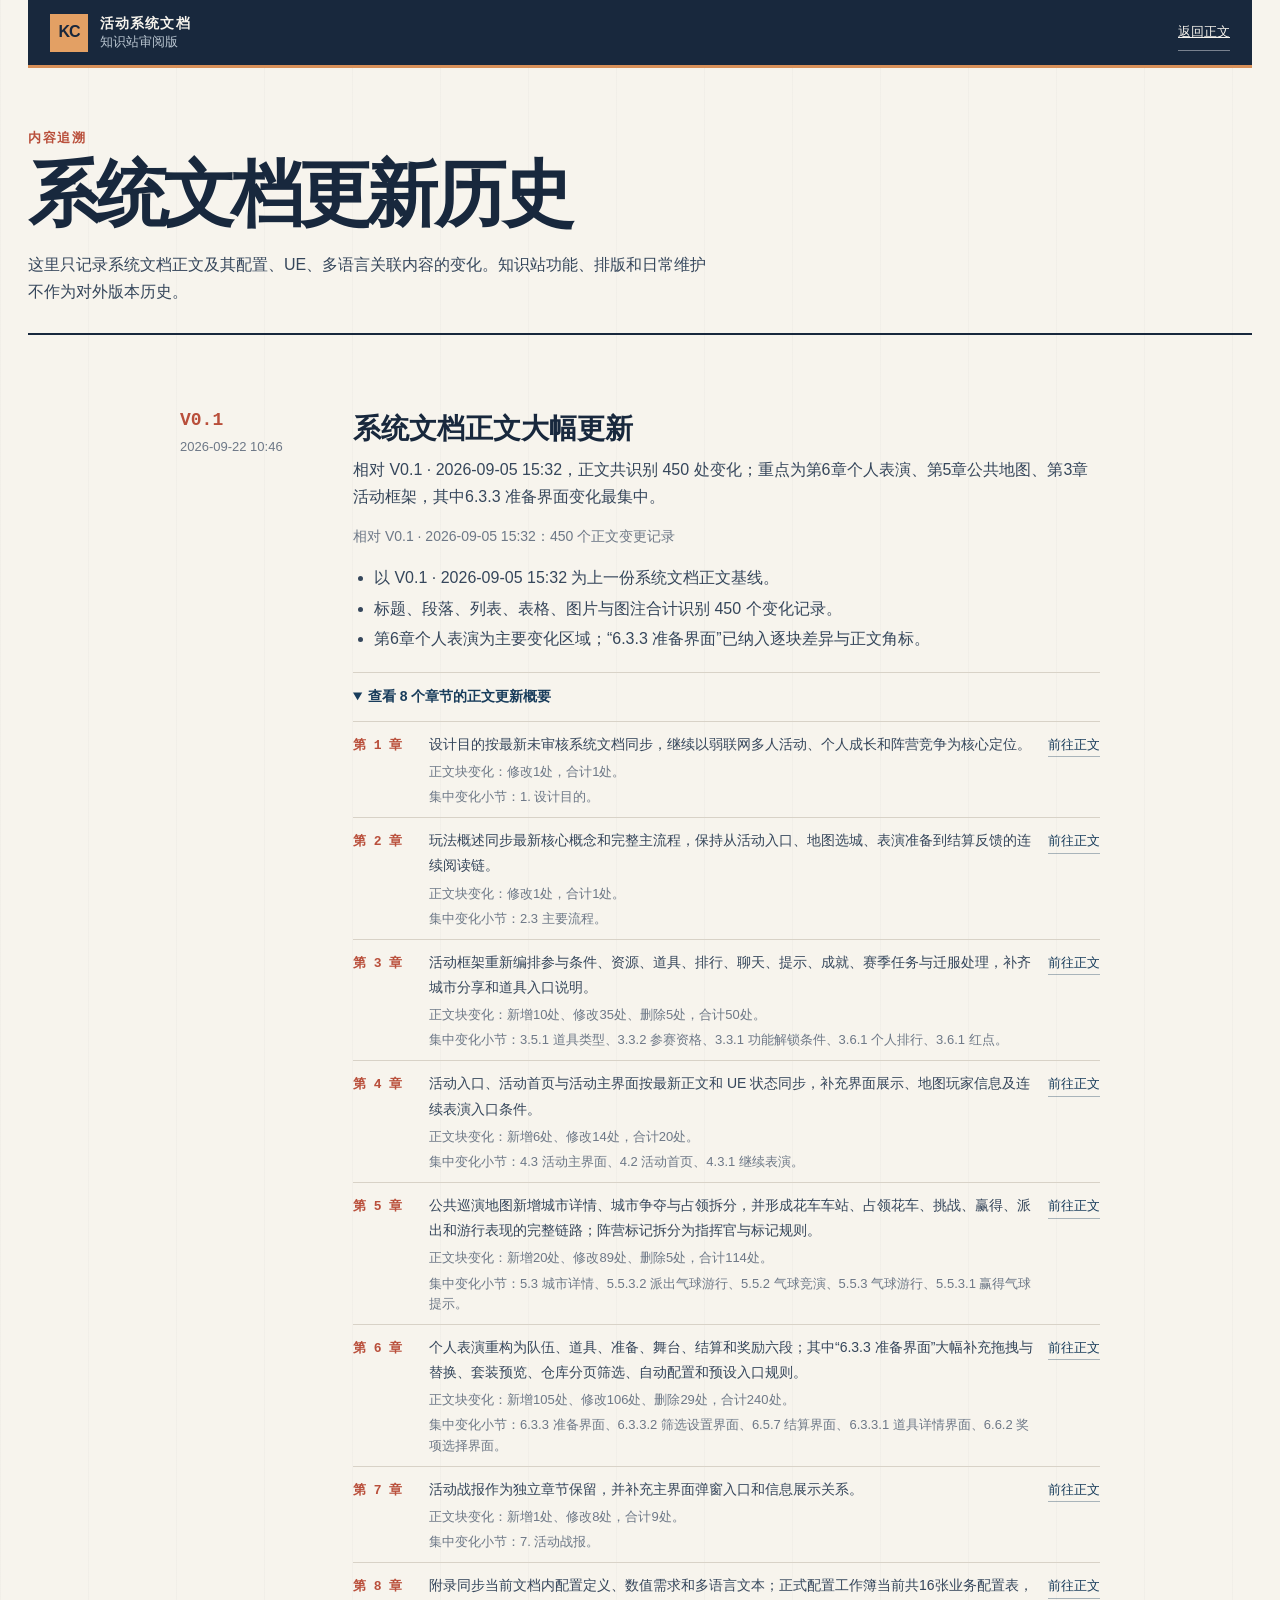
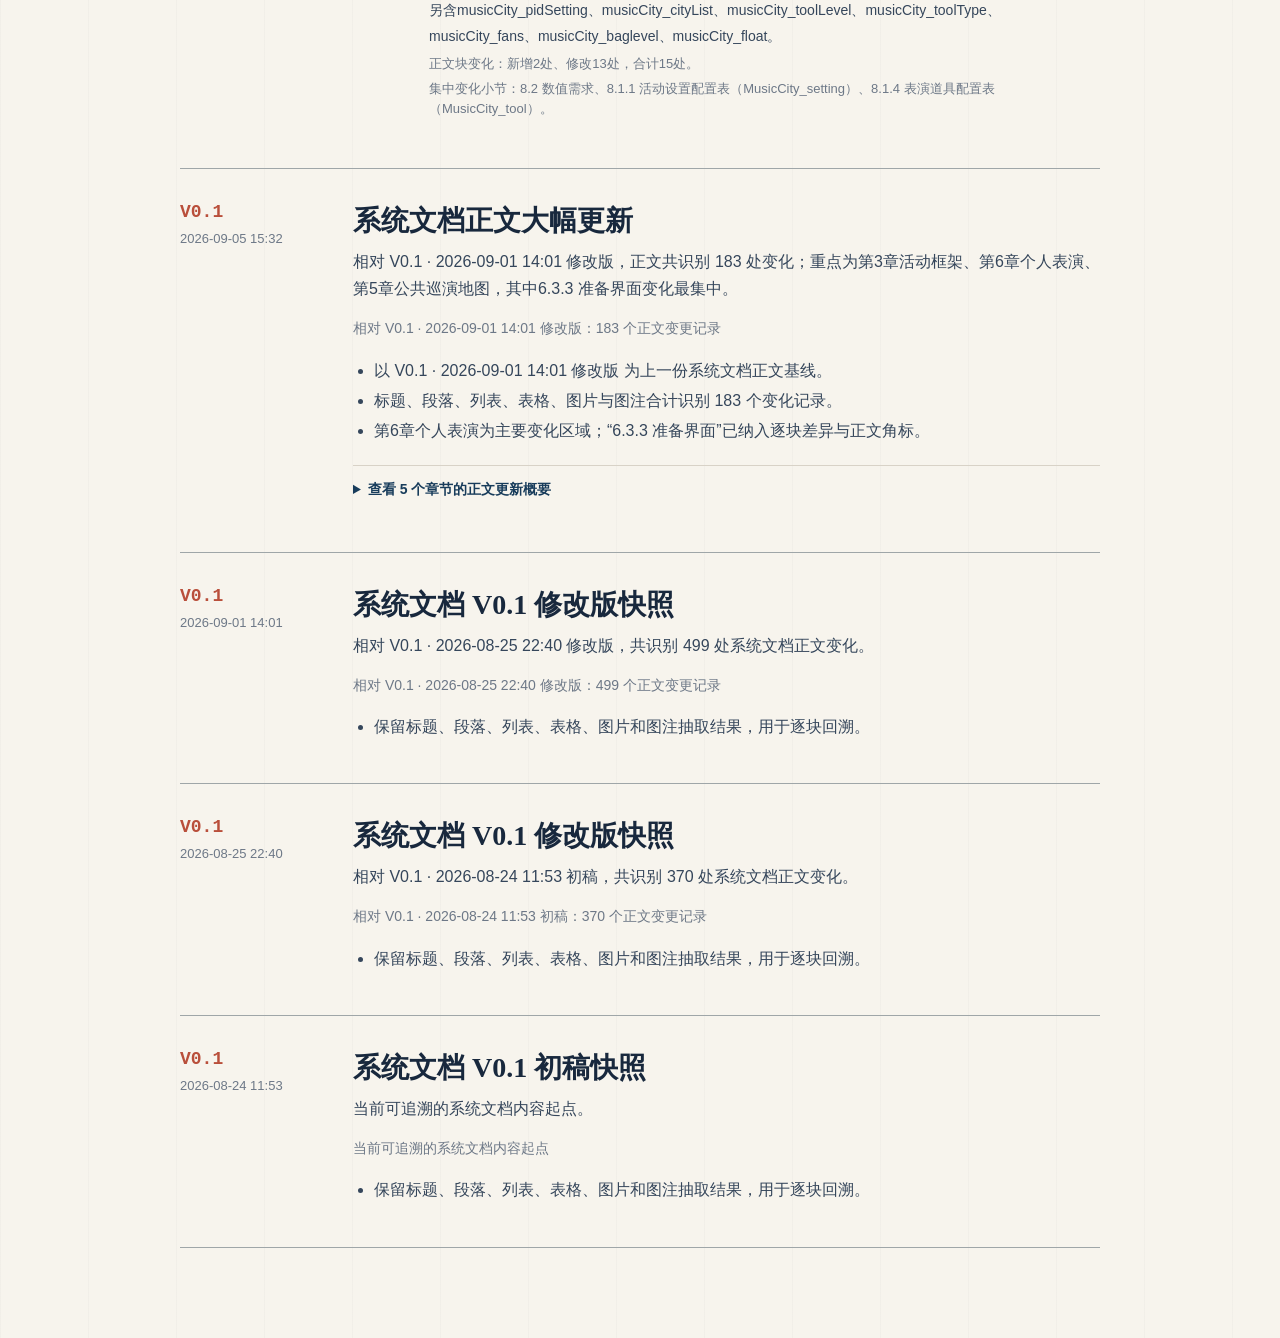
<file: updates.html>
<!doctype html>
<html lang="zh-CN">
  <head>
    <meta charset="UTF-8" />
    <meta name="viewport" content="width=device-width, initial-scale=1.0" />
    <meta name="theme-color" content="#18304a" />
    <link rel="icon" href="data:," />
    <title>爱乐之城 · 系统文档更新历史</title>
    <link rel="stylesheet" href="./styles.css?v=0.4-202609221433050800" />
  </head>
  <body>
    <div class="site-shell">
      <header class="topbar page-frame">
        <a class="brand" href="index.html" aria-label="返回系统文档知识站">
          <span class="brand-mark">KC</span>
          <span class="brand-copy">
            <span class="brand-title">活动系统文档</span>
            <span class="brand-subtitle">知识站审阅版</span>
          </span>
        </a>
        <div class="topbar-actions">
          <a class="plain-button" href="index.html">返回正文</a>
        </div>
      </header>

      <main class="history-page page-frame">
        <header class="history-hero">
          <p class="eyebrow">内容追溯</p>
          <h1>系统文档更新历史</h1>
          <p>这里只记录系统文档正文及其配置、UE、多语言关联内容的变化。知识站功能、排版和日常维护不作为对外版本历史。</p>
        </header>
        <section id="version-history" class="history-list" aria-live="polite">
          <p class="muted">正在读取版本历史…</p>
        </section>
      </main>
    </div>
    <script src="./data/version-history-data.js?v=0.4-202609221433050800"></script>
    <script src="./updates.js?v=0.4-202609221433050800"></script>
  </body>
</html>
</file>
<file: styles.css>
:root {
  --ink: #18283d;
  --ink-2: #35465b;
  --muted: #6d7887;
  --faint: #8f978f;
  --paper: #f7f4ed;
  --paper-2: #efeae0;
  --white: #fffdf8;
  --line: #d8d2c7;
  --line-strong: #9fa6a8;
  --blue: #183c5b;
  --blue-pale: #e8eef3;
  --coral: #b94f3b;
  --coral-pale: #f5e6e0;
  --green: #2f6d57;
  --yellow: #956a1f;
  --serif: "Noto Serif SC", "Source Han Serif SC", "Songti SC", SimSun, serif;
  --sans: "Noto Sans SC", "Microsoft YaHei UI", "Microsoft YaHei", sans-serif;
  --mono: "SFMono-Regular", Consolas, "Liberation Mono", monospace;
}

* { box-sizing: border-box; }
[hidden] { display: none !important; }
html { scroll-behavior: smooth; }
body {
  margin: 0;
  color: var(--ink);
  background:
    linear-gradient(90deg, rgba(24,40,61,.025) 1px, transparent 1px) 0 0 / 88px 100%,
    var(--paper);
  font: 16px/1.8 var(--sans);
  text-rendering: optimizeLegibility;
}
button, input { font: inherit; }
button, a { -webkit-tap-highlight-color: transparent; }
a { color: inherit; }
img { max-width: 100%; }
.site-shell { min-height: 100vh; overflow: clip; }
.page-frame { width: min(1260px, calc(100% - 56px)); margin-inline: auto; }
.muted { color: var(--muted); font-size: 14px; }

.topbar {
  position: relative;
  z-index: 10;
  display: flex;
  justify-content: space-between;
  align-items: center;
  min-height: 68px;
  padding: 11px 22px;
  color: #f7f4ed;
  background: var(--ink);
  border-bottom: 3px solid #d89059;
}
.brand { display: inline-flex; align-items: center; gap: 12px; text-decoration: none; }
.brand-mark {
  display: grid;
  place-items: center;
  width: 38px;
  height: 38px;
  color: var(--ink);
  background: #e3a064;
  font-weight: 900;
  letter-spacing: -.06em;
}
.brand-title, .brand-subtitle { display: block; line-height: 1.25; }
.brand-title { font-size: 14px; font-weight: 800; letter-spacing: .08em; }
.brand-subtitle { margin-top: 2px; color: #b9c5d0; font-size: 13px; }
.topbar-actions { display: flex; align-items: center; gap: 20px; }
.review-state { display: inline-flex; align-items: center; gap: 8px; color: #e7dccd; font-size: 13px; }
.review-state i { width: 7px; height: 7px; border-radius: 50%; background: #e0a35e; box-shadow: 0 0 0 4px rgba(224,163,94,.15); }
.plain-button { padding: 6px 0; color: #f7f4ed; border: 0; border-bottom: 1px solid rgba(255,255,255,.42); background: transparent; cursor: pointer; font-size: 13px; }
.plain-button:hover, .plain-button:focus-visible { color: #f2ae78; border-color: #f2ae78; outline: none; }

.hero-section {
  padding: 48px 44px 36px;
  border-right: 1px solid var(--line-strong);
  border-bottom: 1px solid var(--line-strong);
  border-left: 1px solid var(--line-strong);
  background: rgba(255,253,248,.62);
}
.hero-kicker, .eyebrow {
  margin: 0;
  color: var(--coral);
  font-size: 13px;
  font-weight: 800;
  letter-spacing: .12em;
}
.hero-layout { display: flex; justify-content: space-between; gap: 48px; align-items: end; margin-top: 12px; }
.hero-section h1 { margin: 0; font: 800 clamp(48px, 7vw, 84px)/1.06 var(--serif); letter-spacing: -.08em; }
.hero-subtitle { margin: 11px 0 0; color: var(--ink-2); font: 20px/1.5 var(--serif); letter-spacing: .08em; }
.hero-actions { display: flex; flex-wrap: wrap; gap: 10px; padding-bottom: 8px; }
.primary-button, .secondary-button {
  display: inline-flex;
  align-items: center;
  gap: 28px;
  padding: 11px 16px;
  border: 1px solid var(--ink);
  cursor: pointer;
  text-decoration: none;
  font-size: 14px;
  font-weight: 700;
  transition: transform .16s ease, color .16s ease, background .16s ease;
}
.primary-button { color: var(--white); background: var(--ink); }
.secondary-button { color: var(--ink); background: transparent; }
.primary-button:hover, .primary-button:focus-visible, .secondary-button:hover, .secondary-button:focus-visible { transform: translateY(-2px); outline: none; }
.secondary-button:hover, .secondary-button:focus-visible { color: var(--white); background: var(--coral); border-color: var(--coral); }
.hero-source-line { margin: 28px 0 0; padding-top: 14px; color: var(--muted); border-top: 1px solid var(--line); font-size: 14px; }

.recent-update {
  display: grid;
  grid-template-columns: auto auto minmax(180px, auto) minmax(260px, 1fr) auto;
  gap: 10px 20px;
  align-items: center;
  margin-top: 30px;
  padding: 16px 18px;
  border-top: 1px solid var(--line-strong);
  border-bottom: 1px solid var(--line-strong);
  background: rgba(255,253,248,.54);
}
.recent-update-label { color: var(--coral); font-size: 13px; font-weight: 800; letter-spacing: .1em; }
.recent-update time { color: var(--muted); font: 700 13px var(--mono); white-space: nowrap; }
.recent-update strong { font: 700 16px/1.45 var(--serif); }
.recent-update p { margin: 0; color: var(--ink-2); font-size: 14px; line-height: 1.55; }
.recent-update a { color: var(--blue); border-bottom: 1px solid rgba(24,60,91,.35); font-size: 13px; font-weight: 800; text-decoration: none; white-space: nowrap; }
.recent-update a:hover, .recent-update a:focus-visible { color: var(--coral); border-color: var(--coral); outline: none; }
.section-label, .column-heading { color: var(--coral); }
.section-label span, .column-heading span { display: block; font-size: 14px; font-weight: 800; letter-spacing: .12em; }
.section-label small, .column-heading small { display: block; margin-top: 3px; color: var(--muted); font-size: 13px; }
.updates-heading { display: flex; justify-content: space-between; gap: 36px; align-items: baseline; padding-bottom: 18px; border-bottom: 2px solid var(--ink); }
.updates-heading h2 { margin: 0; font: 700 clamp(27px, 3vw, 39px)/1.3 var(--serif); letter-spacing: -.04em; }
.updates-heading p { max-width: 390px; margin: 0; color: var(--muted); font-size: 14px; }
.updates-list { display: grid; grid-template-columns: 1fr 1fr; gap: 0 34px; }
.update-item { display: grid; grid-template-columns: 38px 1fr; gap: 13px; padding: 22px 0; border-bottom: 1px solid var(--line); }
.update-number { display: grid; place-items: center; align-self: start; width: 34px; height: 34px; color: var(--white); background: var(--coral); text-decoration: none; font: 700 14px var(--mono); }
.update-item h3 { margin: 0; font: 700 18px/1.45 var(--serif); }
.update-item h3 a { text-decoration: none; }
.update-item h3 a:hover { color: var(--coral); }
.update-item p { margin: 5px 0 0; color: var(--ink-2); font-size: 14.5px; line-height: 1.75; }
.update-item ul { margin: 8px 0 0; padding-left: 18px; color: var(--muted); }
.update-item li { margin: 3px 0; font-size: 13px; line-height: 1.65; }

.workspace {
  --toc-width: 220px;
  --workspace-gap: 54px;
  display: grid;
  grid-template-columns: var(--toc-width) minmax(0, 820px);
  gap: var(--workspace-gap);
  justify-content: center;
  align-items: start;
  padding-bottom: 130px;
  transition: grid-template-columns .24s ease, gap .24s ease;
}
.workspace.toc-expanded { --toc-width: 360px; --workspace-gap: 36px; }
.workspace-heading { grid-column: 1 / -1; display: grid; grid-template-columns: var(--toc-width) minmax(0, 820px); gap: var(--workspace-gap); padding: 54px 0 20px; border-bottom: 2px solid var(--ink); transition: grid-template-columns .24s ease, gap .24s ease; }
.workspace-heading .eyebrow { align-self: end; padding-bottom: 8px; }
.workspace-heading h2 { margin: 0; font: 700 clamp(36px, 4.5vw, 54px)/1.2 var(--serif); letter-spacing: -.06em; }
.toc-column { position: sticky; top: 24px; max-height: calc(100vh - 48px); padding-right: 20px; border-right: 1px solid var(--line); }
.column-heading { min-height: 51px; padding-bottom: 13px; border-bottom: 1px solid var(--line-strong); }
.toc-heading { display: flex; justify-content: space-between; align-items: flex-start; gap: 10px; }
.toc-heading button { display: inline-flex; align-items: center; gap: 5px; flex: 0 0 auto; padding: 4px 0; color: var(--muted); border: 0; border-bottom: 1px solid var(--line-strong); background: transparent; cursor: pointer; font-size: 13px; }
.toc-heading button:hover, .toc-heading button:focus-visible { color: var(--coral); border-color: var(--coral); outline: none; }
.toc-heading svg { width: 15px; height: 15px; fill: none; stroke: currentColor; stroke-width: 1.6; transition: transform .2s ease; }
.toc-expanded .toc-heading svg { transform: rotate(180deg); }
.toc-list { max-height: calc(100vh - 210px); overflow-x: hidden; overflow-y: auto; padding: 13px 4px 0 0; scrollbar-width: thin; }
.toc-list a { position: relative; display: block; padding: 6px 8px 6px 11px; color: var(--ink-2); border-left: 1px solid var(--line); text-decoration: none; font-size: 14px; line-height: 1.45; overflow-wrap: anywhere; transition: color .14s ease, background .14s ease, border .14s ease; }
.toc-list a.level-3 { padding-left: 23px; color: var(--muted); font-size: 13.5px; }
.toc-list a.level-4 { padding-left: 35px; color: var(--muted); font-size: 13px; }
.toc-list a.level-5 { padding-left: 47px; color: var(--muted); font-size: 13px; }
.toc-list a.level-6 { padding-left: 59px; color: var(--muted); font-size: 13px; }
.toc-list a:hover, .toc-list a:focus-visible, .toc-list a.is-active { color: var(--ink); border-left: 3px solid var(--coral); background: rgba(185,79,59,.075); outline: none; }
.toc-list a.is-active { font-weight: 800; }
.toc-note { margin: 24px 0 0; padding-top: 16px; color: var(--muted); border-top: 1px solid var(--line); font-size: 13px; line-height: 1.7; }
.document-column { min-width: 0; }
.document-toolbar { display: flex; justify-content: space-between; align-items: flex-start; min-height: 52px; }
.document-toolbar .column-heading { min-width: 150px; border-bottom: 0; }
.text-button { padding: 5px 0; color: var(--muted); border: 0; border-bottom: 1px solid var(--line-strong); background: transparent; cursor: pointer; font-size: 13px; }
.text-button:hover, .text-button:focus-visible { color: var(--coral); border-color: var(--coral); outline: none; }
.source-banner { display: flex; align-items: center; gap: 10px; min-height: 47px; padding: 9px 12px; color: var(--ink-2); border: 1px solid #c5d0d8; border-left: 3px solid var(--blue); background: var(--blue-pale); font-size: 13px; }
.source-badge { padding: 2px 6px; color: var(--blue); border: 1px solid rgba(24,60,91,.32); font: 700 13px var(--mono); }
.source-banner button { margin-left: auto; padding: 3px 0; color: var(--blue); border: 0; border-bottom: 1px solid rgba(24,60,91,.4); background: transparent; cursor: pointer; font-size: 13px; }
.source-banner button:hover, .source-banner button:focus-visible { color: var(--coral); border-color: var(--coral); outline: none; }
.doc-content { padding-top: 34px; }
.loading-state { display: grid; min-height: 240px; place-items: center; color: var(--muted); }
.loading-spinner { width: 22px; height: 22px; border: 2px solid var(--line); border-top-color: var(--coral); border-radius: 50%; animation: spin .8s linear infinite; }
@keyframes spin { to { transform: rotate(360deg); } }
.doc-content > h1 { display: none; }
.doc-content [data-block-id] { scroll-margin-top: 104px; }
.doc-content h2 { margin: 72px 0 23px; padding: 17px 0 0; border-top: 2px solid var(--ink); font: 750 clamp(28px, 3vw, 35px)/1.4 var(--serif); letter-spacing: -.025em; }
.doc-content h2:first-child { margin-top: 16px; }
.doc-content h2::before { display: block; margin-bottom: 11px; color: var(--coral); content: '第 ' attr(data-section) ' 章'; font: 800 13px var(--sans); letter-spacing: .13em; }
.doc-content h3 { margin: 38px 0 14px; padding-left: 13px; border-left: 3px solid var(--coral); font: 700 22px/1.5 var(--serif); }
.doc-content h4 { margin: 25px 0 9px; color: var(--ink); font-size: 18px; line-height: 1.5; }
.doc-content h5, .doc-content h6 { margin: 20px 0 8px; color: var(--ink); font: 700 17px/1.5 var(--serif); }
.doc-content p { max-width: 820px; margin: 0 0 13px; color: #46566b; font-size: 17.5px; line-height: 1.72; text-align: justify; }
.doc-content strong { color: var(--ink); font-weight: 800; }
.doc-content ul, .doc-content ol { max-width: 820px; margin: 8px 0 17px; padding-left: 30px; color: #46566b; }
.doc-content li { margin: 3px 0; padding-left: 4px; font-size: 17px; line-height: 1.68; }
.doc-content li::marker { color: var(--coral); }
.document-list.level-1 { margin-left: 26px; }
.document-caption { margin-top: -13px !important; color: var(--muted) !important; font-size: 13px !important; text-align: left !important; }
.table-scroll { max-width: 820px; margin: 23px 0 31px; overflow-x: auto; border-top: 2px solid var(--ink); border-bottom: 1px solid var(--line-strong); background: rgba(255,253,248,.74); scrollbar-width: thin; }
.doc-content table { width: 100%; min-width: 580px; border-collapse: collapse; font-size: 14px; line-height: 1.7; }
.doc-content th, .doc-content td { padding: 11px 12px; border: 1px solid var(--line); vertical-align: top; text-align: left; }
.doc-content th { color: var(--white); border-color: rgba(255,255,255,.18); background: var(--ink); }
.doc-content td:first-child { color: var(--ink); font-weight: 700; }
.doc-content tbody tr:nth-child(even) td { background: rgba(239,234,224,.48); }
.doc-content tbody tr:hover td { background: var(--blue-pale); }
.doc-content figure { width: 50%; max-width: 410px; margin: 25px auto 32px; padding: 11px; border: 1px solid var(--line-strong); border-top: 2px solid var(--ink); background: rgba(255,253,248,.72); }
.image-open { display: block; width: 100%; padding: 0; border: 0; background: transparent; cursor: zoom-in; }
.image-open:focus-visible { outline: 3px solid rgba(185,79,59,.45); outline-offset: 3px; }
.doc-content figure img { display: block; width: 100%; max-height: 420px; object-fit: contain; border: 0; }
.doc-content figcaption { margin-top: 11px; color: var(--muted); font-size: 13px; line-height: 1.6; }
.doc-content code { padding: 2px 5px; color: var(--blue); background: var(--blue-pale); font-size: max(13px, .9em); overflow-wrap: anywhere; }
.term-link { display: inline; padding: 1px 2px; color: inherit; border: 0; border-bottom: 1px dotted rgba(185,79,59,.75); background: transparent; cursor: help; font: inherit; text-align: left; transition: color .12s ease, background .12s ease, border .12s ease; }
.term-link:hover, .term-link:focus-visible { color: var(--ink); border-bottom-color: var(--coral); background: rgba(185,79,59,.12); outline: none; }
.term-link.term-code { font-family: var(--mono); font-size: max(13px, .9em); }
.term-link code { padding: 0; color: inherit; background: transparent; font-size: 1em; }
.update-badge { display: inline-flex; align-items: center; margin-left: 9px; padding: 2px 6px; color: var(--coral); border: 1px solid rgba(185,79,59,.42); border-radius: 999px; background: var(--coral-pale); cursor: pointer; font: 800 13px/1.35 var(--sans); vertical-align: .1em; white-space: nowrap; }
.update-badge:hover, .update-badge:focus-visible { color: var(--white); border-color: var(--coral); background: var(--coral); outline: none; }
.reference-hit { border-radius: 2px; background: #ffe48d !important; outline: 4px solid rgba(255,228,141,.45) !important; }

.document-appendix { margin-top: 136px; padding-top: 47px; border-top: 2px solid var(--ink); scroll-margin-top: 90px; }
.appendix-heading { display: grid; grid-template-columns: 170px 1fr; gap: 24px 42px; }
.appendix-heading .eyebrow { grid-row: 1 / 3; }
.appendix-heading h2 { margin: 0; font: 700 34px/1.35 var(--serif); }
.appendix-heading p:not(.eyebrow) { margin: 0; color: var(--muted); font-size: 14px; }
.appendix-grid { display: grid; grid-template-columns: 1fr 1fr; gap: 15px; margin-top: 34px; }
.appendix-card { min-width: 0; padding: 21px; border: 1px solid var(--line); border-left: 3px solid var(--ink); background: rgba(255,253,248,.74); }
.appendix-card.wide-card { grid-column: 1 / -1; }
.appendix-card.warning-card { border-left-color: var(--coral); background: var(--coral-pale); }
.appendix-card h3 { margin: 0; font: 700 19px/1.5 var(--serif); }
.appendix-content { margin-top: 16px; color: var(--ink-2); font-size: 14px; }
.appendix-intro { margin: 0 0 14px; color: var(--muted); }
.config-index { display: grid; grid-template-columns: repeat(2, 1fr); border-top: 1px solid var(--line); border-left: 1px solid var(--line); }
.config-index button { display: grid; gap: 3px; padding: 12px 13px; color: var(--ink-2); border: 0; border-right: 1px solid var(--line); border-bottom: 1px solid var(--line); background: transparent; cursor: pointer; text-align: left; }
.config-index button:hover, .config-index button:focus-visible { background: var(--blue-pale); outline: 2px solid var(--blue); outline-offset: -2px; }
.config-index strong { color: var(--ink); font: 700 13px var(--mono); overflow-wrap: anywhere; }
.config-index span, .config-index small { font-size: 13px; }
.config-index small { color: var(--muted); font-family: var(--mono); }
.ue-overview { display: block; color: var(--blue); text-decoration: none; }
.ue-overview img { display: block; width: 100%; max-height: 250px; object-fit: cover; object-position: top; border: 1px solid var(--line-strong); }
.ue-overview span { display: inline-block; margin-top: 9px; border-bottom: 1px solid rgba(24,60,91,.35); }
.ue-overview + p { margin-bottom: 0; color: var(--muted); }
.compact-source-list { margin: 0; }
.compact-source-list div { display: grid; grid-template-columns: 90px 1fr; gap: 12px; padding: 8px 0; border-bottom: 1px solid var(--line); }
.compact-source-list dt { color: var(--muted); }
.compact-source-list dd { margin: 0; overflow-wrap: anywhere; }
.inline-action { margin-top: 16px; padding: 4px 0; color: var(--blue); border: 0; border-bottom: 1px solid rgba(24,60,91,.4); background: transparent; cursor: pointer; }
.pending-links { display: flex; flex-wrap: wrap; gap: 8px; margin-top: 15px; }
.pending-links button { padding: 6px 9px; color: var(--coral); border: 1px solid rgba(185,79,59,.32); background: rgba(255,253,248,.55); cursor: pointer; font-size: 13px; }

.footer { display: flex; justify-content: space-between; gap: 24px; padding-top: 22px; padding-bottom: 34px; color: var(--muted); border-top: 1px solid var(--line-strong); font-size: 13px; }

.drawer-backdrop { position: fixed; inset: 0; z-index: 30; background: rgba(24,40,61,.27); backdrop-filter: blur(1px); }
.detail-drawer { position: fixed; top: 0; right: 0; z-index: 31; display: flex; flex-direction: column; width: min(520px, 94vw); height: 100vh; color: var(--ink); border-left: 1px solid var(--ink); background: #fcfcf9; box-shadow: -12px 0 34px rgba(24,40,61,.12); transform: translateX(104%); transition: transform .28s cubic-bezier(.2,.8,.2,1); }
.detail-drawer.open { transform: translateX(0); }
.drawer-header { position: sticky; top: 0; z-index: 2; display: flex; justify-content: space-between; align-items: flex-start; gap: 18px; padding: 20px 22px 17px; color: var(--white); background: var(--ink); border-bottom: 3px solid #d89059; }
.drawer-kicker { display: block; color: #e3aa7b; font-size: 13px; font-weight: 700; letter-spacing: .08em; }
.drawer-header h2 { margin: 5px 0 0; color: var(--white); font: 700 28px/1.25 var(--serif); letter-spacing: -.035em; overflow-wrap: anywhere; }
.drawer-close { display: grid; place-items: center; flex: 0 0 auto; width: 32px; height: 32px; color: var(--white); border: 1px solid rgba(255,255,255,.4); background: transparent; cursor: pointer; font-size: 23px; line-height: 1; }
.drawer-close:hover, .drawer-close:focus-visible { color: #f2ae78; border-color: #f2ae78; outline: none; }
.drawer-content { flex: 1; overflow-y: auto; padding: 0 22px 44px; scrollbar-width: thin; }
.drawer-lead { margin: 0 -22px; padding: 17px 22px; border-bottom: 1px solid var(--line); background: var(--paper); }
.drawer-lead p { margin: 0; color: var(--ink-2); font-size: 14.5px; line-height: 1.75; }
.drawer-section { margin-top: 28px; }
.drawer-section h3 { margin: 0 0 11px; padding-top: 12px; border-top: 1px solid var(--line-strong); font: 700 17px/1.45 var(--serif); }
.drawer-section p { margin: 8px 0; color: var(--ink-2); font-size: 14px; line-height: 1.78; }
.drawer-section a { color: var(--blue); }
.overview-section { margin-top: 0; padding: 20px 0; border-bottom: 1px solid var(--line); }
.overview-section p { margin: 8px 0 0; color: var(--ink); font-size: 14.5px; }
.section-caption { color: var(--coral); font-size: 13px; font-weight: 800; letter-spacing: .06em; }
.key-points { margin: 0; padding-left: 20px; }
.key-points li { margin: 8px 0; color: var(--ink-2); font-size: 14px; line-height: 1.75; }
.localization-card { border: 1px solid var(--line-strong); background: var(--white); }
.localization-card > code { display: block; padding: 10px 12px; color: var(--blue); border-bottom: 1px solid var(--line); background: var(--blue-pale); font-size: 13px; overflow-wrap: anywhere; }
.localization-card blockquote { margin: 0; padding: 18px 16px; color: var(--ink); border-bottom: 1px solid var(--line); font: 700 20px/1.6 var(--serif); }
.localization-card dl, .config-record dl, .source-record dl { margin: 0; }
.localization-card dl div, .config-record dl div, .source-record dl div { display: grid; grid-template-columns: 84px minmax(0, 1fr); gap: 10px; padding: 8px 12px; border-bottom: 1px solid var(--line); }
.localization-card dl div:last-child, .config-record dl div:last-child, .source-record dl div:last-child { border-bottom: 0; }
.localization-card dt, .config-record dt, .source-record dt { color: var(--muted); font-size: 13px; }
.localization-card dd, .config-record dd, .source-record dd { margin: 0; color: var(--ink-2); font-size: 13px; overflow-wrap: anywhere; }
.localization-card code, .config-record code, .source-record code { font: 13px/1.6 var(--mono); overflow-wrap: anywhere; }
.config-records { display: grid; gap: 10px; }
.config-record { border: 1px solid var(--line); background: var(--white); }
.config-record-title { display: flex; justify-content: space-between; gap: 10px; padding: 11px 12px; border-bottom: 1px solid var(--line); }
.config-record-title strong { font: 700 13px/1.55 var(--mono); overflow-wrap: anywhere; }
.config-record-title span { flex: 0 0 auto; color: var(--coral); font-size: 13px; }
.config-record > p { margin: 0; padding: 11px 12px; border-bottom: 1px solid var(--line); }
.ue-links { display: grid; gap: 8px; }
.ue-links a { display: grid; grid-template-columns: 50px 1fr; gap: 2px 10px; padding: 10px 12px; border: 1px solid var(--line); background: var(--white); text-decoration: none; }
.ue-links a:hover { border-color: var(--blue); background: var(--blue-pale); }
.ue-links b { grid-row: 1 / 3; font: 700 13px var(--mono); }
.ue-links span { color: var(--ink); font-size: 14px; }
.ue-links small { color: var(--muted); font-size: 13px; }
.drawer-hint { color: var(--muted) !important; font-size: 13px !important; }
.drawer-previews { display: grid; gap: 9px; }
.drawer-preview { display: grid; gap: 6px; width: 100%; padding: 12px 13px; color: var(--ink-2); border: 1px solid var(--line); border-left: 3px solid var(--coral); background: var(--white); cursor: pointer; text-align: left; transition: transform .14s ease, border .14s ease, background .14s ease; }
.drawer-preview:hover, .drawer-preview:focus-visible { transform: translateX(2px); border-color: var(--coral); background: var(--coral-pale); outline: none; }
.drawer-preview-source { color: var(--ink); font: 700 15px/1.45 var(--serif); }
.drawer-preview-excerpt { font-size: 13.5px; line-height: 1.72; }
.drawer-preview-action { color: var(--coral); font-size: 13px; font-weight: 700; }
.source-foot { margin-top: 36px; }
.coverage-grid { display: grid; grid-template-columns: repeat(4, 1fr); border-top: 1px solid var(--line); border-left: 1px solid var(--line); }
.coverage-grid div { padding: 10px; border-right: 1px solid var(--line); border-bottom: 1px solid var(--line); }
.coverage-grid b, .coverage-grid span { display: block; }
.coverage-grid b { font: 700 20px var(--mono); }
.coverage-grid span { color: var(--muted); font-size: 13px; }
.source-records { display: grid; gap: 10px; }
.source-record { padding: 13px; border: 1px solid var(--line); background: var(--white); }
.source-record > div { display: flex; gap: 9px; align-items: baseline; }
.source-record > div span { padding: 2px 5px; color: var(--coral); border: 1px solid rgba(185,79,59,.3); font: 700 13px var(--mono); }
.source-record > div strong { font-size: 14px; overflow-wrap: anywhere; }
.source-record > p { font-size: 13.5px; }
.source-record dl { margin: 10px 0; border: 1px solid var(--line); }
.source-record > a { font-size: 13px; font-weight: 700; }
.refresh-steps { margin: 0; padding-left: 24px; }
.refresh-steps li { margin: 7px 0; color: var(--ink-2); font-size: 14px; }
.manifest-links { display: flex; gap: 16px; margin-top: 12px; font-size: 13px; }
.revision-table { overflow-x: auto; border-top: 1px solid var(--line); border-left: 1px solid var(--line); }
.revision-table > div { display: grid; grid-template-columns: .7fr 1fr .8fr 1.4fr; }
.revision-table span { min-width: 90px; padding: 7px 8px; border-right: 1px solid var(--line); border-bottom: 1px solid var(--line); font-size: 13px; }
.revision-table .is-head { color: var(--white); background: var(--ink); }

.term-tooltip { position: fixed; z-index: 40; width: min(380px, calc(100vw - 28px)); padding: 12px 14px; color: var(--ink-2); border: 1px solid var(--ink); border-left: 4px solid var(--coral); background: var(--white); box-shadow: 6px 6px 0 rgba(24,40,61,.12); font-size: 14px; line-height: 1.72; opacity: 0; pointer-events: none; transform: translateY(4px); transition: opacity .12s ease, transform .12s ease; }
.term-tooltip.on { opacity: 1; transform: translateY(0); }
.term-tooltip strong { display: block; margin-bottom: 4px; color: var(--ink); font-size: 15px; }

.related-terms { display: flex; flex-wrap: wrap; gap: 8px; }
.related-terms button { padding: 6px 9px; color: var(--blue); border: 1px solid rgba(24,60,91,.3); background: var(--blue-pale); cursor: pointer; font-size: 13px; }
.related-terms button:hover, .related-terms button:focus-visible { color: var(--white); border-color: var(--blue); background: var(--blue); outline: none; }
.term-sources { display: grid; gap: 9px; }
.term-sources article { display: grid; gap: 7px; padding: 11px 12px; border: 1px solid var(--line); background: var(--white); }
.term-sources strong { color: var(--ink); font-size: 14px; }
.term-sources span { display: flex; flex-wrap: wrap; gap: 6px; }
.term-sources code { padding: 2px 5px; color: var(--blue); background: var(--blue-pale); font: 13px/1.55 var(--mono); overflow-wrap: anywhere; }
.source-check { display: inline-flex; align-items: center; gap: 7px; margin-top: 10px; padding: 5px 8px; color: var(--green); border: 1px solid rgba(47,109,87,.28); background: rgba(47,109,87,.07); font-size: 13px; }
.source-check.is-rewritten { color: var(--coral); border-color: rgba(185,79,59,.32); background: var(--coral-pale); }

.modal-backdrop { position: fixed; inset: 0; z-index: 42; background: rgba(24,40,61,.46); backdrop-filter: blur(2px); }
.compare-modal { position: fixed; top: 50%; left: 50%; z-index: 43; display: flex; flex-direction: column; width: min(1080px, calc(100vw - 48px)); max-height: min(760px, calc(100vh - 48px)); border: 1px solid var(--ink); background: #fcfcf9; box-shadow: 0 22px 70px rgba(24,40,61,.28); opacity: 0; transform: translate(-50%, -47%); transition: opacity .18s ease, transform .18s ease; }
.compare-modal.open { opacity: 1; transform: translate(-50%, -50%); }
.compare-modal > header { display: flex; justify-content: space-between; gap: 24px; padding: 18px 22px 15px; color: var(--white); border-bottom: 3px solid #d89059; background: var(--ink); }
.compare-modal > header span { color: #e3aa7b; font-size: 13px; font-weight: 800; letter-spacing: .08em; }
.compare-modal > header h2 { margin: 3px 0 0; font: 700 25px/1.35 var(--serif); }
.compare-modal > header p { margin: 3px 0 0; color: #b9c5d0; font-size: 13px; }
.compare-modal > header button, .image-lightbox > button { display: grid; place-items: center; flex: 0 0 auto; width: 34px; height: 34px; color: var(--white); border: 1px solid rgba(255,255,255,.42); background: transparent; cursor: pointer; font-size: 23px; }
.compare-body { display: grid; grid-template-columns: 1fr 1fr; min-height: 0; overflow: auto; }
.compare-body article { min-width: 0; padding: 19px 22px 26px; }
.compare-body article + article { border-left: 1px solid var(--line-strong); }
.compare-body h3 { margin: 0 0 13px; color: var(--muted); font-size: 14px; }
.diff-text { min-height: 150px; color: var(--ink-2); white-space: pre-wrap; overflow-wrap: anywhere; font-size: 16px; line-height: 1.72; }
.diff-text mark { padding: 2px 1px; color: inherit; }
.diff-text mark.diff-old { background: #f2d2ca; text-decoration: line-through; text-decoration-thickness: 1px; }
.diff-text mark.diff-new { background: #d9e8df; }
.compare-modal > footer { display: flex; justify-content: center; align-items: center; gap: 17px; padding: 12px 18px; border-top: 1px solid var(--line-strong); background: var(--paper); }
.compare-modal > footer button { padding: 5px 8px; color: var(--blue); border: 1px solid rgba(24,60,91,.32); background: transparent; cursor: pointer; font-size: 13px; }
.compare-modal > footer button:disabled { color: var(--faint); border-color: var(--line); cursor: default; }
.compare-modal > footer span { min-width: 58px; text-align: center; font: 700 13px var(--mono); }

.image-lightbox { position: fixed; inset: 0; z-index: 50; display: grid; grid-template-rows: auto minmax(0, 1fr) auto; place-items: center; gap: 12px; padding: 24px; color: var(--white); background: rgba(10,20,31,.92); opacity: 0; transition: opacity .18s ease; }
.image-lightbox.open { opacity: 1; }
.image-lightbox > button { justify-self: end; }
.image-lightbox img { width: auto; max-width: min(1180px, 92vw); height: auto; max-height: 80vh; object-fit: contain; }
.image-lightbox p { max-width: 900px; margin: 0; color: #dce3e8; font-size: 14px; text-align: center; }

.history-page { padding-bottom: 90px; }
.history-hero { padding: 58px 0 28px; border-bottom: 2px solid var(--ink); }
.history-hero h1 { margin: 7px 0 0; font: 800 clamp(42px, 7vw, 72px)/1.1 var(--serif); letter-spacing: -.06em; }
.history-hero p:not(.eyebrow) { max-width: 680px; margin: 15px 0 0; color: var(--ink-2); font-size: 16px; line-height: 1.7; }
.history-list { width: min(920px, 100%); margin: 42px auto 0; }
.history-entry { display: grid; grid-template-columns: 145px minmax(0, 1fr); gap: 28px; padding: 33px 0 39px; border-bottom: 1px solid var(--line-strong); }
.history-meta strong, .history-meta time { display: block; }
.history-meta strong { color: var(--coral); font: 800 18px var(--mono); }
.history-meta time { margin-top: 5px; color: var(--muted); font-size: 13px; }
.history-entry h2 { margin: 0; font: 700 28px/1.35 var(--serif); }
.history-summary { margin: 8px 0 0; color: var(--ink-2); font-size: 16px; line-height: 1.7; }
.history-highlights { margin: 16px 0 0; padding-left: 21px; color: var(--ink-2); }
.history-highlights li { margin: 4px 0; line-height: 1.65; }
.history-chapters { margin-top: 20px; border-top: 1px solid var(--line); }
.history-chapters summary { padding: 11px 0; color: var(--blue); cursor: pointer; font-size: 14px; font-weight: 800; }
.chapter-change { display: grid; grid-template-columns: 64px minmax(0, 1fr) auto; gap: 12px; padding: 10px 0; border-top: 1px solid var(--line); align-items: baseline; }
.chapter-change b { color: var(--coral); font: 700 13px var(--mono); }
.chapter-change span { color: var(--ink-2); font-size: 14px; }
.chapter-change small { display: block; margin-top: 5px; color: var(--muted); font-size: 13px; line-height: 1.55; }
.chapter-change a { color: var(--blue); border-bottom: 1px solid rgba(24,60,91,.35); font-size: 13px; text-decoration: none; }

@media (max-width: 1060px) {
  .page-frame { width: min(940px, calc(100% - 38px)); }
  .recent-update { grid-template-columns: auto auto minmax(160px, 1fr) auto; }
  .recent-update p { grid-column: 3 / 4; }
  .recent-update strong { grid-column: 3 / 4; }
  .recent-update a { grid-column: 4; grid-row: 1 / 3; }
  .workspace { --toc-width: 188px; --workspace-gap: 38px; grid-template-columns: var(--toc-width) minmax(0, 700px); }
  .workspace.toc-expanded { --toc-width: 300px; --workspace-gap: 28px; }
}

@media (max-width: 760px) {
  body { font-size: 16px; }
  .page-frame { width: calc(100% - 24px); }
  .topbar { min-height: 62px; padding: 9px 12px; }
  .brand-copy, .review-state { display: none; }
  .topbar-actions { gap: 10px; }
  .hero-section { padding: 36px 20px 28px; }
  .hero-layout { display: block; margin-top: 16px; }
  .hero-section h1 { font-size: clamp(44px, 15vw, 68px); }
  .hero-subtitle { font-size: 17px; }
  .hero-actions { margin-top: 26px; padding: 0; }
  .hero-source-line { line-height: 1.7; }
  .recent-update { display: flex; flex-wrap: wrap; gap: 6px 12px; margin-top: 18px; padding: 14px 12px; }
  .recent-update-label { width: auto; }
  .recent-update time { margin-left: auto; }
  .recent-update strong { width: 100%; }
  .recent-update p { display: -webkit-box; width: 100%; overflow: hidden; -webkit-box-orient: vertical; -webkit-line-clamp: 2; }
  .recent-update a { margin-top: 3px; }
  .workspace { display: block; padding-bottom: 90px; }
  .workspace-heading { display: block; padding-top: 42px; }
  .workspace-heading .eyebrow { padding-bottom: 4px; }
  .workspace-heading h2 { margin-top: 7px; font-size: 38px; }
  .toc-column { position: relative; top: auto; max-height: none; padding: 20px 0 28px; border-right: 0; border-bottom: 1px solid var(--line); }
  .toc-list { display: flex; gap: 8px; max-height: none; overflow-x: auto; padding: 12px 0 4px; }
  .toc-list a { flex: 0 0 auto; max-width: 220px; padding: 7px 10px !important; border: 1px solid var(--line) !important; background: rgba(255,253,248,.65); }
  .toc-list a.is-active { color: var(--white); background: var(--coral); border-color: var(--coral) !important; }
  .toc-note { display: none; }
  .toc-heading button { display: none; }
  .document-toolbar { padding-top: 26px; }
  .source-banner { align-items: flex-start; flex-wrap: wrap; }
  .source-banner button { width: 100%; margin: 3px 0 0; text-align: left; }
  .doc-content p { font-size: 17px; line-height: 1.7; text-align: left; }
  .doc-content li { font-size: 16.5px; line-height: 1.65; }
  .doc-content h2 { margin-top: 58px; }
  .doc-content h3 { margin-top: 34px; font-size: 21px; }
  .doc-content figure { width: 100%; max-width: 100%; }
  .appendix-heading { display: block; }
  .appendix-heading h2 { margin-top: 6px; }
  .appendix-heading p:not(.eyebrow) { margin-top: 8px; }
  .appendix-grid { display: block; }
  .appendix-card { margin-top: 12px; }
  .config-index { grid-template-columns: 1fr; }
  .detail-drawer { width: min(100%, 560px); }
  .coverage-grid { grid-template-columns: 1fr 1fr; }
  .compare-modal { width: calc(100vw - 20px); max-height: calc(100vh - 20px); }
  .compare-body { grid-template-columns: 1fr; }
  .compare-body article + article { border-top: 1px solid var(--line-strong); border-left: 0; }
  .image-lightbox { padding: 12px; }
  .history-hero { padding-top: 38px; }
  .history-entry { display: block; padding: 26px 0 32px; }
  .history-entry h2 { margin-top: 11px; font-size: 24px; }
  .chapter-change { grid-template-columns: 54px minmax(0, 1fr); }
  .chapter-change a { grid-column: 2; justify-self: start; }
  .footer { display: block; }
  .footer span { display: block; margin-top: 4px; }
}

@media print {
  body { background: #fff; }
  .topbar, .hero-actions, .recent-update, .toc-column, .document-toolbar, .source-banner, .detail-drawer, .drawer-backdrop, .modal-backdrop, .compare-modal, .image-lightbox, .term-tooltip, .update-badge, .footer { display: none !important; }
  .hero-section { padding: 24px 0; border: 0; }
  .workspace, .workspace-heading { display: block; width: 100%; }
  .workspace-heading { padding-top: 20px; }
  .doc-content { padding-top: 0; }
  .document-appendix { page-break-before: always; }
}

@media (prefers-reduced-motion: reduce) {
  html { scroll-behavior: auto; }
  *, *::before, *::after { scroll-behavior: auto !important; animation-duration: .01ms !important; transition-duration: .01ms !important; }
}
</file>
